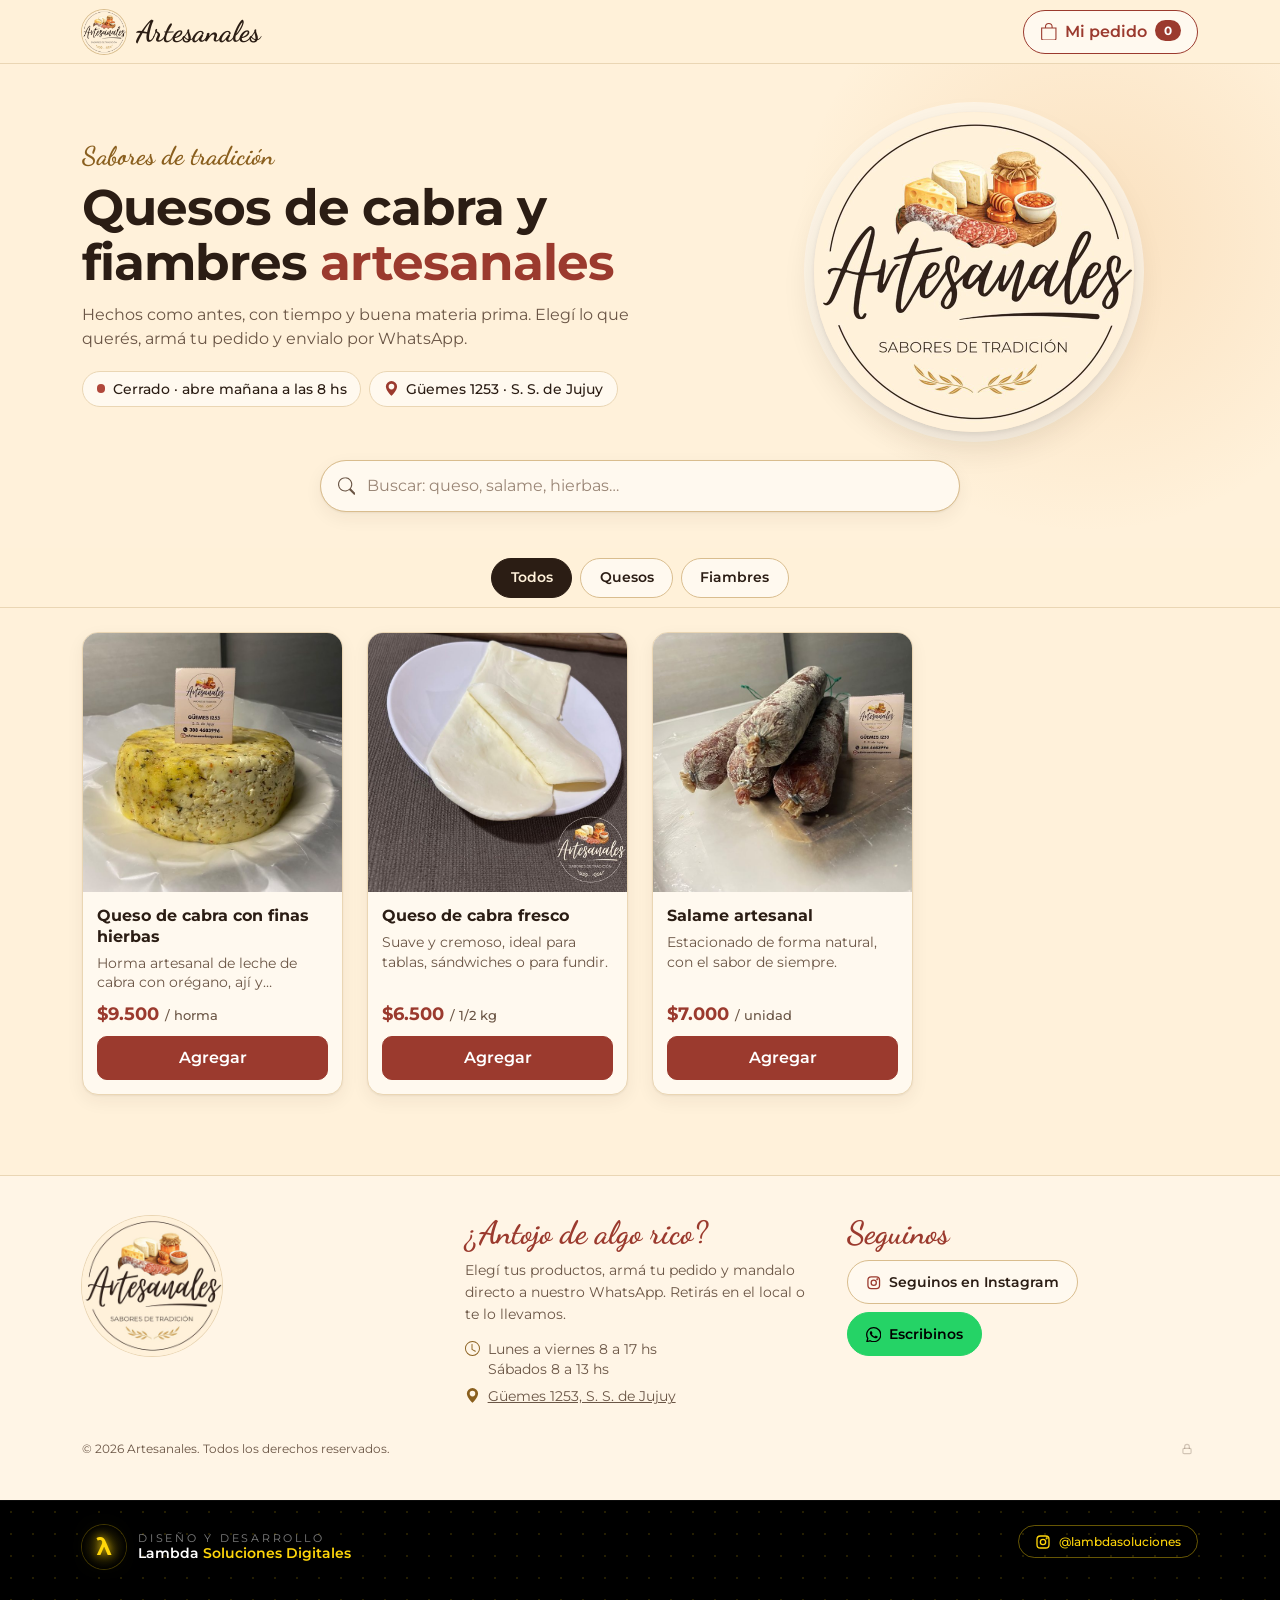
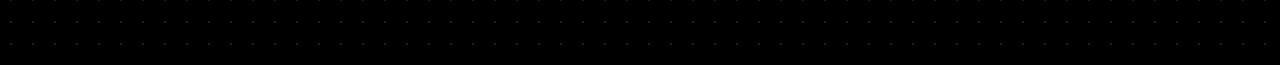
<file: index.html>
<!DOCTYPE html>
<html lang="es" data-bs-theme="light">
<head>
    <meta charset="UTF-8">
    <meta name="viewport" content="width=device-width, initial-scale=1.0">
    <title>Artesanales — Quesos de cabra y fiambres artesanales en Jujuy</title>
    <meta name="description" content="Quesos de cabra, salames y fiambres artesanales en San Salvador de Jujuy. Elegí lo que querés, armá tu pedido y envialo por WhatsApp.">
    <meta name="theme-color" content="#FFF1DA">

    <!-- Cómo se ve el link al compartirlo por WhatsApp o Instagram -->
    <meta property="og:type" content="website">
    <meta property="og:locale" content="es_AR">
    <meta property="og:title" content="Artesanales — Sabores de tradición">
    <meta property="og:description" content="Quesos de cabra y fiambres artesanales. Armá tu pedido y envialo por WhatsApp.">
    <meta property="og:url" content="https://squicciarinilautaro.github.io/artesanales/">
    <meta property="og:image" content="https://squicciarinilautaro.github.io/artesanales/img/compartir.jpg">
    <meta property="og:image:width" content="1200">
    <meta property="og:image:height" content="630">

    <link rel="icon" href="img/favicon.png" type="image/png">
    <link rel="apple-touch-icon" href="img/icono-180.png">

    <!-- La animación de entrada se muestra una sola vez por visita -->
    <script>
        try {
            if (sessionStorage.getItem('artesanales-visto')) document.documentElement.classList.add('sin-preloader');
            sessionStorage.setItem('artesanales-visto', '1');
        } catch (e) {}
    </script>

    <!-- Bootstrap CSS CDN -->
    <link href="https://cdn.jsdelivr.net/npm/bootstrap@5.3.2/dist/css/bootstrap.min.css" rel="stylesheet" integrity="sha384-T3c6CoIi6uLrA9TneNEoa7RxnatzjcDSCmG1MXxSR1GAsXEV/Dwwykc2MPK8M2HN" crossorigin="anonymous">

    <!-- Google Fonts: Dancing Script (como el logo) para títulos y Montserrat (como "Sabores de tradición") para el texto -->
    <link rel="preconnect" href="https://fonts.googleapis.com">
    <link rel="preconnect" href="https://fonts.gstatic.com" crossorigin>
    <link href="https://fonts.googleapis.com/css2?family=Dancing+Script:wght@600;700&family=Montserrat:wght@400;500;600;700&display=swap" rel="stylesheet">

    <link rel="stylesheet" href="css/style.css">
</head>
<body>
    <a class="visually-hidden-focusable saltar" href="#catalogo">Saltar a los productos</a>

    <!-- ANIMACIÓN DE ENTRADA: se oculta sola por CSS, no depende de JavaScript -->
    <div class="preloader" aria-hidden="true">
        <img class="preloader-logo" src="img/logo.jpg" alt="" width="220" height="220">
        <span class="preloader-linea"></span>
    </div>

    <!-- Se ve solo mientras el panel está en modo prueba en este navegador -->
    <div id="aviso-prueba" class="aviso-prueba d-none" role="status">
        <div class="container d-flex flex-wrap align-items-center justify-content-center gap-2">
            <span><strong>Modo prueba:</strong> estás viendo cambios que existen solo en este navegador.</span>
            <button type="button" id="btn-salir-prueba" class="btn btn-sm btn-tinta">Ver el catálogo real</button>
        </div>
    </div>

    <header class="barra-superior sticky-top">
        <div class="container d-flex justify-content-between align-items-center h-100">
            <a class="marca" href="./">
                <img src="img/logo.jpg" alt="" width="44" height="44" class="marca-logo">
                <span class="marca-nombre">Artesanales</span>
            </a>
            <button class="btn btn-outline-salame btn-pedido d-flex align-items-center gap-2" type="button" data-bs-toggle="offcanvas" data-bs-target="#carritoOffcanvas" aria-controls="carritoOffcanvas">
                <svg class="icono" viewBox="0 0 16 16" aria-hidden="true"><path d="M8 1a2.5 2.5 0 0 1 2.5 2.5V4h-5v-.5A2.5 2.5 0 0 1 8 1m3.5 3v-.5a3.5 3.5 0 1 0-7 0V4H1v10a2 2 0 0 0 2 2h10a2 2 0 0 0 2-2V4zM2 5h12v9a1 1 0 0 1-1 1H3a1 1 0 0 1-1-1z"/></svg>
                <span class="d-none d-sm-inline">Mi pedido</span>
                <span id="cart-count" class="badge contador">0</span>
                <span class="visually-hidden">productos en el pedido</span>
            </button>
        </div>
    </header>

    <main>
        <section class="portada">
            <div class="container">
                <div class="portada-grilla">
                    <div class="portada-texto">
                        <p class="portada-firma">Sabores de tradición</p>
                        <h1 class="portada-titulo">Quesos de cabra y fiambres <span class="text-salame">artesanales</span></h1>
                        <p class="portada-bajada">Hechos como antes, con tiempo y buena materia prima. Elegí lo que querés, armá tu pedido y envialo por WhatsApp.</p>

                        <ul class="portada-datos list-unstyled">
                            <li>
                                <span id="estado-local" class="estado-local">
                                    <span class="estado-punto" aria-hidden="true"></span>
                                    <span id="estado-texto">Lunes a viernes 8 a 17 hs · Sábados 8 a 13 hs</span>
                                </span>
                            </li>
                            <li>
                                <a id="portada-mapa" class="dato-enlace" href="#" target="_blank" rel="noopener">
                                    <svg class="icono" viewBox="0 0 16 16" aria-hidden="true"><path d="M8 16s6-5.686 6-10A6 6 0 0 0 2 6c0 4.314 6 10 6 10m0-7a3 3 0 1 1 0-6 3 3 0 0 1 0 6"/></svg>
                                    Güemes 1253 · S. S. de Jujuy
                                </a>
                            </li>
                        </ul>
                    </div>
                    <div class="portada-logo" aria-hidden="true">
                        <img src="img/logo.jpg" alt="" width="320" height="320">
                    </div>
                </div>

                <div class="buscador">
                    <svg class="icono buscador-lupa" viewBox="0 0 16 16" aria-hidden="true"><path d="M11.742 10.344a6.5 6.5 0 1 0-1.397 1.398h-.001q.044.06.098.115l3.85 3.85a1 1 0 0 0 1.415-1.414l-3.85-3.85a1 1 0 0 0-.115-.1zM12 6.5a5.5 5.5 0 1 1-11 0 5.5 5.5 0 0 1 11 0"/></svg>
                    <input type="search" id="buscador" class="form-control" placeholder="Buscar: queso, salame, hierbas…" aria-label="Buscar productos" autocomplete="off" enterkeyhint="search">
                </div>
            </div>
        </section>

        <!-- Filtros: quedan pegados arriba al bajar. Los botones salen de las categorías con productos. -->
        <nav class="filtros-barra sticky-top" aria-label="Categorías">
            <div class="container">
                <div class="filtros" id="filtros">
                    <button type="button" class="btn-filtro active" data-categoria="Todos" aria-pressed="true">Todos</button>
                </div>
            </div>
        </nav>

        <section id="catalogo" class="container catalogo" aria-label="Productos">
            <!-- Para lectores de pantalla: cuántos productos quedaron después de buscar o filtrar -->
            <p id="resultado-busqueda" class="visually-hidden" role="status"></p>

            <div class="row g-3 g-md-4" id="catalogo-container">
                <!-- Las tarjetas se inyectan con JavaScript -->
            </div>

            <div id="sin-resultados" class="estado-vacio d-none">
                <p class="estado-titulo">No encontramos nada</p>
                <p id="sin-resultados-texto" class="texto-suave"></p>
                <button type="button" id="btn-limpiar-busqueda" class="btn btn-outline-salame">Ver todos los productos</button>
            </div>

            <div id="error-carga" class="estado-vacio d-none">
                <p class="estado-titulo">No pudimos cargar los productos</p>
                <p class="texto-suave">Revisá tu conexión y probá de nuevo.</p>
                <button type="button" id="btn-reintentar" class="btn btn-salame">Reintentar</button>
            </div>

            <noscript>
                <p class="estado-vacio">Para ver el catálogo necesitás activar JavaScript en tu navegador.</p>
            </noscript>
        </section>
    </main>

    <footer class="pie">
        <div class="pie-principal">
            <div class="container">
                <div class="pie-grilla">
                    <div class="pie-columna pie-columna-logo">
                        <img src="img/logo.jpg" alt="Artesanales, sabores de tradición" width="140" height="140" class="pie-logo" loading="lazy">
                    </div>

                    <div class="pie-columna">
                        <h2 class="pie-titulo">¿Antojo de algo rico?</h2>
                        <p class="pie-texto">Elegí tus productos, armá tu pedido y mandalo directo a nuestro WhatsApp. Retirás en el local o te lo llevamos.</p>
                        <ul class="pie-datos list-unstyled">
                            <li>
                                <svg class="icono" viewBox="0 0 16 16" aria-hidden="true"><path d="M8 3.5a.5.5 0 0 0-1 0V9a.5.5 0 0 0 .252.434l3.5 2a.5.5 0 0 0 .496-.868L8 8.71z"/><path d="M8 16A8 8 0 1 0 8 0a8 8 0 0 0 0 16m7-8A7 7 0 1 1 1 8a7 7 0 0 1 14 0"/></svg>
                                <span>Lunes a viernes 8 a 17 hs<br>Sábados 8 a 13 hs</span>
                            </li>
                            <li>
                                <svg class="icono" viewBox="0 0 16 16" aria-hidden="true"><path d="M8 16s6-5.686 6-10A6 6 0 0 0 2 6c0 4.314 6 10 6 10m0-7a3 3 0 1 1 0-6 3 3 0 0 1 0 6"/></svg>
                                <a id="pie-mapa" href="#" target="_blank" rel="noopener">Güemes 1253, S. S. de Jujuy</a>
                            </li>
                        </ul>
                    </div>

                    <div class="pie-columna">
                        <h2 class="pie-titulo">Seguinos</h2>
                        <div class="pie-botones">
                            <a id="pie-instagram" href="#" target="_blank" rel="noopener" class="boton-secundario">
                                <svg class="icono icono-trazo text-salame" viewBox="0 0 24 24" aria-hidden="true"><rect x="3" y="3" width="18" height="18" rx="5"/><circle cx="12" cy="12" r="4"/><circle cx="17.5" cy="6.5" r="0.6" fill="currentColor"/></svg>
                                Seguinos en Instagram
                            </a>
                            <a id="pie-whatsapp" href="#" target="_blank" rel="noopener" class="boton-whatsapp">
                                <svg class="icono" viewBox="0 0 16 16" aria-hidden="true"><path d="M13.601 2.326A7.85 7.85 0 0 0 7.994 0C3.627 0 .068 3.558.064 7.926c0 1.399.366 2.76 1.057 3.965L0 16l4.204-1.102a7.9 7.9 0 0 0 3.79.965h.004c4.368 0 7.926-3.558 7.93-7.93A7.9 7.9 0 0 0 13.6 2.326zM7.994 14.521a6.6 6.6 0 0 1-3.356-.92l-.24-.144-2.494.654.666-2.433-.156-.251a6.56 6.56 0 0 1-1.007-3.505c0-3.626 2.957-6.584 6.591-6.584a6.56 6.56 0 0 1 4.66 1.931 6.56 6.56 0 0 1 1.928 4.66c-.004 3.639-2.961 6.592-6.592 6.592m3.615-4.934c-.197-.099-1.17-.578-1.353-.646-.182-.065-.315-.099-.445.099-.133.197-.513.646-.627.775-.114.133-.232.148-.43.05-.197-.1-.836-.308-1.592-.985-.59-.525-.985-1.175-1.103-1.372-.114-.198-.011-.304.088-.403.087-.088.197-.232.296-.346.1-.114.133-.198.198-.33.065-.134.034-.248-.015-.347-.05-.099-.445-1.076-.612-1.47-.16-.389-.323-.335-.445-.34-.114-.007-.247-.007-.38-.007a.73.73 0 0 0-.529.247c-.182.198-.691.677-.691 1.654s.71 1.916.81 2.049c.098.133 1.394 2.132 3.383 2.992.47.205.84.326 1.129.418.475.152.904.129 1.246.08.38-.058 1.171-.48 1.338-.943.164-.464.164-.86.114-.943-.049-.084-.182-.133-.38-.232"/></svg>
                                Escribinos
                            </a>
                        </div>
                    </div>
                </div>

                <div class="pie-legal">
                    <p class="mb-0">&copy; <span id="pie-anio">2026</span> Artesanales. Todos los derechos reservados.</p>
                    <!-- Entrada al panel: casi invisible para el cliente, pero a mano para el dueño. -->
                    <a href="admin.html" class="pie-candado" aria-label="Acceso administrador" title="Acceso administrador">
                        <svg class="icono icono-trazo" viewBox="0 0 24 24" aria-hidden="true"><rect x="5" y="11" width="14" height="9" rx="2"/><path d="M8 11V8a4 4 0 0 1 8 0v3"/></svg>
                    </a>
                </div>
            </div>
        </div>

        <!-- Firma de Lambda Soluciones: negro, λ amarilla con brillo y grilla de puntos -->
        <a href="https://www.instagram.com/lambdasoluciones" target="_blank" rel="noopener noreferrer" class="firma-lambda" aria-label="Sitio realizado por Lambda Soluciones Digitales. Ver su Instagram">
            <span class="firma-puntos" aria-hidden="true"></span>
            <span class="container firma-contenido">
                <span class="firma-marca">
                    <span class="firma-lambda-letra" aria-hidden="true">λ</span>
                    <span class="firma-textos">
                        <span class="firma-bajada">Diseño y desarrollo</span>
                        <span class="firma-nombre">Lambda <span>Soluciones Digitales</span></span>
                    </span>
                </span>
                <span class="firma-pastilla">
                    <svg class="icono icono-trazo" viewBox="0 0 24 24" aria-hidden="true"><rect x="3" y="3" width="18" height="18" rx="5"/><circle cx="12" cy="12" r="4"/><circle cx="17.5" cy="6.5" r="0.6" fill="currentColor"/></svg>
                    @lambdasoluciones
                </span>
            </span>
        </a>
    </footer>

    <!-- PEDIDO (panel lateral) -->
    <div class="offcanvas offcanvas-end pedido" tabindex="-1" id="carritoOffcanvas" aria-labelledby="pedido-titulo">
        <div class="offcanvas-header">
            <h2 class="offcanvas-title" id="pedido-titulo">Tu pedido</h2>
            <button type="button" class="btn-close" data-bs-dismiss="offcanvas" aria-label="Cerrar"></button>
        </div>
        <div class="offcanvas-body">

            <div id="pedido-vacio" class="estado-vacio">
                <p class="estado-titulo">Tu pedido está vacío</p>
                <p class="texto-suave">Agregá productos del catálogo y los vas a ver acá.</p>
                <button type="button" class="btn btn-salame" data-bs-dismiss="offcanvas">Ver productos</button>
            </div>

            <div id="pedido-lleno" class="d-none">
                <ul id="carrito-items" class="list-unstyled mb-2">
                    <!-- Los productos del pedido se inyectan con JavaScript -->
                </ul>
                <div class="text-end">
                    <button type="button" id="btn-vaciar" class="btn btn-sm btn-link texto-suave">Vaciar pedido</button>
                </div>

                <p class="pedido-total">
                    <span>Total</span> <span id="carrito-total" class="text-salame">$0</span>
                </p>

                <form id="form-entrega" novalidate>
                    <h3 class="pedido-subtitulo">Tus datos</h3>

                    <div class="mb-3">
                        <label for="entrega-nombre" class="form-label">Tu nombre</label>
                        <input type="text" class="form-control" id="entrega-nombre" maxlength="60" autocomplete="name" required>
                        <div class="invalid-feedback">Decinos tu nombre para saber de quién es el pedido.</div>
                    </div>

                    <fieldset class="mb-3">
                        <legend class="form-label">¿Cómo lo recibís?</legend>
                        <div id="entrega-formas" class="opciones">
                            <!-- Las opciones salen de js/config.js -->
                        </div>
                    </fieldset>

                    <div id="grupo-envio">
                        <div class="mb-3">
                            <label for="entrega-direccion" class="form-label">Dirección</label>
                            <input type="text" class="form-control" id="entrega-direccion" maxlength="120" placeholder="Calle, número y barrio" autocomplete="street-address" required>
                            <div class="invalid-feedback">Necesitamos la dirección para llevarte el pedido.</div>
                        </div>

                        <div class="mb-3">
                            <button type="button" id="btn-ubicacion" class="btn btn-sm btn-outline-salame d-inline-flex align-items-center gap-2">
                                <svg class="icono" viewBox="0 0 16 16" aria-hidden="true"><path d="M8 16s6-5.686 6-10A6 6 0 0 0 2 6c0 4.314 6 10 6 10m0-7a3 3 0 1 1 0-6 3 3 0 0 1 0 6"/></svg>
                                <span id="btn-ubicacion-texto">Sumar mi ubicación actual</span>
                            </button>
                            <div id="ubicacion-estado" class="form-text" role="status"></div>
                        </div>
                    </div>

                    <div id="grupo-retiro" class="aviso-retiro mb-3">
                        <svg class="icono" viewBox="0 0 16 16" aria-hidden="true"><path d="M8 16s6-5.686 6-10A6 6 0 0 0 2 6c0 4.314 6 10 6 10m0-7a3 3 0 1 1 0-6 3 3 0 0 1 0 6"/></svg>
                        <span>Retirás en <strong>Güemes 1253</strong>. Lunes a viernes de 8 a 17 hs y sábados de 8 a 13 hs.</span>
                    </div>

                    <div class="mb-3">
                        <label for="entrega-indicaciones" class="form-label">Aclaraciones <span class="texto-suave">(opcional)</span></label>
                        <textarea class="form-control" id="entrega-indicaciones" rows="2" maxlength="250" placeholder="Cortado en fetas, horario en que pasás a retirar, entre qué calles…"></textarea>
                    </div>

                    <fieldset class="mb-3">
                        <legend class="form-label">Forma de pago</legend>
                        <div id="entrega-pagos" class="opciones">
                            <!-- Las opciones salen de js/config.js -->
                        </div>
                    </fieldset>

                    <div id="grupo-paga-con" class="mb-3">
                        <label for="entrega-paga-con" class="form-label">¿Con cuánto pagás? <span class="texto-suave">(opcional, para tener el vuelto)</span></label>
                        <div class="input-group has-validation">
                            <span class="input-group-text">$</span>
                            <input type="number" class="form-control" id="entrega-paga-con" min="1" step="1" inputmode="numeric">
                            <div class="invalid-feedback">Tiene que ser igual o mayor al total del pedido.</div>
                        </div>
                    </div>

                    <button type="submit" class="btn btn-whatsapp w-100 py-3 d-flex align-items-center justify-content-center gap-2">
                        <svg class="icono" viewBox="0 0 16 16" aria-hidden="true"><path d="M13.601 2.326A7.85 7.85 0 0 0 7.994 0C3.627 0 .068 3.558.064 7.926c0 1.399.366 2.76 1.057 3.965L0 16l4.204-1.102a7.9 7.9 0 0 0 3.79.965h.004c4.368 0 7.926-3.558 7.93-7.93A7.9 7.9 0 0 0 13.6 2.326zM7.994 14.521a6.6 6.6 0 0 1-3.356-.92l-.24-.144-2.494.654.666-2.433-.156-.251a6.56 6.56 0 0 1-1.007-3.505c0-3.626 2.957-6.584 6.591-6.584a6.56 6.56 0 0 1 4.66 1.931 6.56 6.56 0 0 1 1.928 4.66c-.004 3.639-2.961 6.592-6.592 6.592m3.615-4.934c-.197-.099-1.17-.578-1.353-.646-.182-.065-.315-.099-.445.099-.133.197-.513.646-.627.775-.114.133-.232.148-.43.05-.197-.1-.836-.308-1.592-.985-.59-.525-.985-1.175-1.103-1.372-.114-.198-.011-.304.088-.403.087-.088.197-.232.296-.346.1-.114.133-.198.198-.33.065-.134.034-.248-.015-.347-.05-.099-.445-1.076-.612-1.47-.16-.389-.323-.335-.445-.34-.114-.007-.247-.007-.38-.007a.73.73 0 0 0-.529.247c-.182.198-.691.677-.691 1.654s.71 1.916.81 2.049c.098.133 1.394 2.132 3.383 2.992.47.205.84.326 1.129.418.475.152.904.129 1.246.08.38-.058 1.171-.48 1.338-.943.164-.464.164-.86.114-.943-.049-.084-.182-.133-.38-.232"/></svg>
                        Enviar pedido por WhatsApp
                    </button>
                    <p class="form-text text-center mb-0">Se abre WhatsApp con el pedido escrito. Solo te falta tocar enviar.</p>
                </form>
            </div>
        </div>
    </div>

    <!-- Barra fija con el resumen del pedido -->
    <button id="barra-pedido" class="barra-pedido d-none" type="button" data-bs-toggle="offcanvas" data-bs-target="#carritoOffcanvas" aria-controls="carritoOffcanvas">
        <span><span id="barra-cantidad" class="barra-cantidad">0</span> Ver pedido</span>
        <span id="barra-total" class="fw-bold">$0</span>
    </button>

    <script src="https://cdn.jsdelivr.net/npm/bootstrap@5.3.2/dist/js/bootstrap.bundle.min.js" integrity="sha384-C6RzsynM9kWDrMNeT87bh95OGNyZPhcTNXj1NW7RuBCsyN/o0jlpcV8Qyq46cDfL" crossorigin="anonymous"></script>
    <script src="js/config.js"></script>
    <script src="js/api.js"></script>
    <script src="js/app.js"></script>
</body>
</html>
</file>
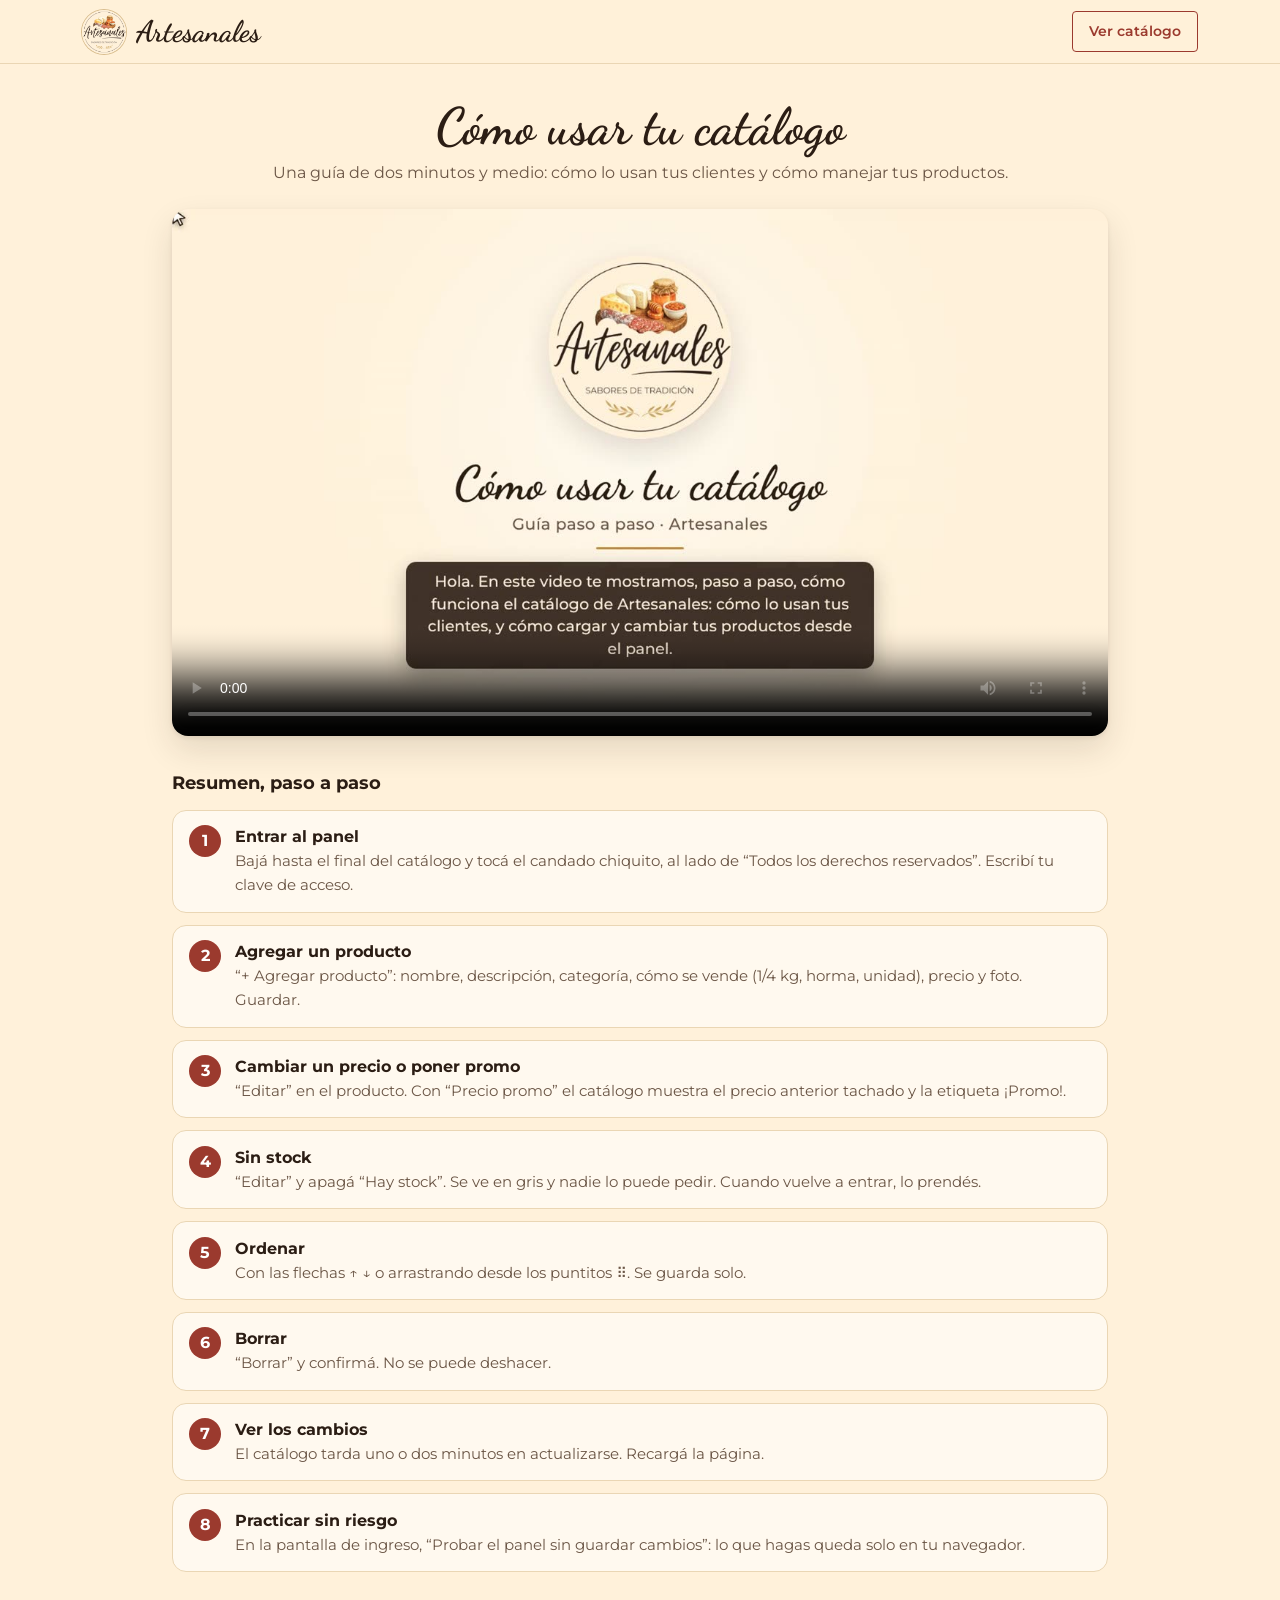
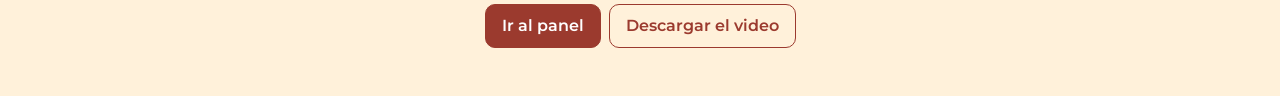
<file: guia.html>
<!DOCTYPE html>
<html lang="es" data-bs-theme="light">
<head>
    <meta charset="UTF-8">
    <meta name="viewport" content="width=device-width, initial-scale=1.0">
    <!-- Es una guía para el dueño: no tiene que aparecer en Google -->
    <meta name="robots" content="noindex, nofollow">
    <title>Artesanales - Cómo usar tu catálogo</title>
    <meta name="theme-color" content="#FFF1DA">
    <link rel="icon" href="img/favicon.png" type="image/png">

    <link href="https://cdn.jsdelivr.net/npm/bootstrap@5.3.2/dist/css/bootstrap.min.css" rel="stylesheet" integrity="sha384-T3c6CoIi6uLrA9TneNEoa7RxnatzjcDSCmG1MXxSR1GAsXEV/Dwwykc2MPK8M2HN" crossorigin="anonymous">
    <link rel="preconnect" href="https://fonts.googleapis.com">
    <link rel="preconnect" href="https://fonts.gstatic.com" crossorigin>
    <link href="https://fonts.googleapis.com/css2?family=Dancing+Script:wght@600;700&family=Montserrat:wght@400;500;600;700&display=swap" rel="stylesheet">
    <link rel="stylesheet" href="css/style.css">
    <style>
        .guia { max-width: 960px; padding-top: 2rem; padding-bottom: 3rem; }
        .guia h1 { font-family: var(--fuente-script); font-weight: 700; font-size: clamp(2.2rem, 7vw, 3.2rem); text-align: center; margin-bottom: 0.25rem; }
        .guia-bajada { text-align: center; color: var(--tinta-suave); margin-bottom: 1.5rem; }
        .guia video { display: block; width: 100%; height: auto; border-radius: 16px; background: var(--papel-alto); box-shadow: var(--sombra-alta); }
        .guia h2 { font-weight: 700; font-size: 1.15rem; margin: 2.25rem 0 1rem; }
        .pasos { display: grid; gap: 0.75rem; padding: 0; list-style: none; counter-reset: paso; }
        .pasos li { counter-increment: paso; display: flex; gap: 0.9rem; padding: 0.9rem 1rem; border: 1px solid var(--borde); border-radius: 14px; background: var(--papel); }
        .pasos li::before { content: counter(paso); flex-shrink: 0; display: grid; place-items: center; width: 2rem; height: 2rem; border-radius: 50%; background: var(--salame); color: #fff; font-weight: 700; }
        .pasos strong { display: block; }
        .pasos span { color: var(--tinta-suave); font-size: 0.92rem; }
        .guia-botones { display: flex; flex-wrap: wrap; justify-content: center; gap: 0.5rem; margin-top: 2rem; }
    </style>
</head>
<body>
    <header class="barra-superior sticky-top">
        <div class="container d-flex justify-content-between align-items-center h-100">
            <a class="marca" href="./">
                <img src="img/logo.jpg" alt="" width="44" height="44" class="marca-logo">
                <span class="marca-nombre">Artesanales</span>
            </a>
            <a class="btn btn-sm btn-outline-salame" href="./">Ver catálogo</a>
        </div>
    </header>

    <main class="container guia">
        <h1>Cómo usar tu catálogo</h1>
        <p class="guia-bajada">Una guía de dos minutos y medio: cómo lo usan tus clientes y cómo manejar tus productos.</p>

        <video controls preload="metadata" playsinline poster="guia/portada-video.jpg" width="1920" height="1080">
            <source src="guia/como-usar-el-catalogo.mp4" type="video/mp4">
            Tu navegador no puede reproducir el video. <a href="guia/como-usar-el-catalogo.mp4">Descargalo acá</a>.
        </video>

        <h2>Resumen, paso a paso</h2>
        <ol class="pasos">
            <li><div><strong>Entrar al panel</strong><span>Bajá hasta el final del catálogo y tocá el candado chiquito, al lado de “Todos los derechos reservados”. Escribí tu clave de acceso.</span></div></li>
            <li><div><strong>Agregar un producto</strong><span>“+ Agregar producto”: nombre, descripción, categoría, cómo se vende (1/4 kg, horma, unidad), precio y foto. Guardar.</span></div></li>
            <li><div><strong>Cambiar un precio o poner promo</strong><span>“Editar” en el producto. Con “Precio promo” el catálogo muestra el precio anterior tachado y la etiqueta ¡Promo!.</span></div></li>
            <li><div><strong>Sin stock</strong><span>“Editar” y apagá “Hay stock”. Se ve en gris y nadie lo puede pedir. Cuando vuelve a entrar, lo prendés.</span></div></li>
            <li><div><strong>Ordenar</strong><span>Con las flechas ↑ ↓ o arrastrando desde los puntitos ⠿. Se guarda solo.</span></div></li>
            <li><div><strong>Borrar</strong><span>“Borrar” y confirmá. No se puede deshacer.</span></div></li>
            <li><div><strong>Ver los cambios</strong><span>El catálogo tarda uno o dos minutos en actualizarse. Recargá la página.</span></div></li>
            <li><div><strong>Practicar sin riesgo</strong><span>En la pantalla de ingreso, “Probar el panel sin guardar cambios”: lo que hagas queda solo en tu navegador.</span></div></li>
        </ol>

        <div class="guia-botones">
            <a class="btn btn-salame" href="admin.html">Ir al panel</a>
            <a class="btn btn-outline-salame" href="guia/como-usar-el-catalogo.mp4" download>Descargar el video</a>
        </div>
    </main>
</body>
</html>
</file>
<file: css/style.css>
/* Estilos de Artesanales. Los usa el catálogo (index.html) y, para los colores
   de marca y los botones, también el panel (admin.html).
   La paleta sale del logo: fondo crema, letra marrón tinta, espigas doradas
   y los colores de la tabla (salame, miel, madera). */

:root {
    --crema: #FFF1DA;          /* fondo: el mismo del logo */
    --papel: #FFF9EF;          /* tarjetas y paneles */
    --papel-alto: #F7E6C6;     /* fondos de fotos, campos apagados */
    --borde: #EAD6B4;
    --borde-fuerte: #D9BD8E;
    --tinta: #2B1D14;          /* texto principal: la letra del logo */
    --tinta-suave: #6B5646;    /* texto secundario (6:1 sobre crema) */
    --salame: #9B3A2E;         /* primario: botones y precios (8:1 con blanco) */
    --salame-oscuro: #7E2D23;
    --trigo: #C28E3B;          /* espigas del logo: solo adornos, no texto chico */
    --trigo-oscuro: #8A5F1E;   /* dorado legible para texto */
    --miel: #E0892F;           /* etiquetas de promo */
    --madera: #995E3B;
    --whatsapp: #25D366;
    --lambda: #FFD60A;         /* firma de Lambda Soluciones */
    --sombra: 0 1px 2px rgba(43, 29, 20, 0.06), 0 6px 18px rgba(43, 29, 20, 0.06);
    --sombra-alta: 0 2px 4px rgba(43, 29, 20, 0.08), 0 14px 32px rgba(43, 29, 20, 0.12);
    --alto-barra: 64px;
    --fuente-script: 'Dancing Script', cursive;

    /* Bootstrap con la paleta de la marca */
    --bs-body-font-family: 'Montserrat', system-ui, sans-serif;
    --bs-body-bg: var(--crema);
    --bs-body-color: var(--tinta);
    --bs-border-color: var(--borde);
    --bs-secondary-color: var(--tinta-suave);
    --bs-link-color: var(--salame);
    --bs-link-hover-color: var(--salame-oscuro);
    --bs-link-color-rgb: 155, 58, 46;
    --bs-link-hover-color-rgb: 126, 45, 35;
    --bs-border-radius: 10px;
    --bs-focus-ring-color: rgba(155, 58, 46, 0.3);
}

body {
    background-color: var(--crema);
    color: var(--tinta);
    font-size: 1rem;
    line-height: 1.5;
    -webkit-font-smoothing: antialiased;
}

/* --- Colores de marca ---------------------------------------------------- */

.text-salame { color: var(--salame) !important; }
.texto-suave { color: var(--tinta-suave); }

/* Los botones se pintan con las variables de Bootstrap: así hover, activo,
   deshabilitado y foco salen bien sin pisar nada con !important. */
.btn {
    --bs-btn-font-weight: 600;
    --bs-btn-padding-y: 0.55rem;
    --bs-btn-padding-x: 1rem;
    min-height: 44px;
}
.btn-sm {
    min-height: 36px;
}

.btn-salame {
    --bs-btn-color: #fff;
    --bs-btn-bg: var(--salame);
    --bs-btn-border-color: var(--salame);
    --bs-btn-hover-color: #fff;
    --bs-btn-hover-bg: var(--salame-oscuro);
    --bs-btn-hover-border-color: var(--salame-oscuro);
    --bs-btn-active-color: #fff;
    --bs-btn-active-bg: var(--salame-oscuro);
    --bs-btn-active-border-color: var(--salame-oscuro);
    --bs-btn-disabled-color: #fff;
    --bs-btn-disabled-bg: var(--salame);
    --bs-btn-disabled-border-color: var(--salame);
    --bs-btn-focus-shadow-rgb: 155, 58, 46;
}

.btn-outline-salame {
    --bs-btn-color: var(--salame);
    --bs-btn-border-color: var(--salame);
    --bs-btn-hover-color: #fff;
    --bs-btn-hover-bg: var(--salame);
    --bs-btn-hover-border-color: var(--salame);
    --bs-btn-active-color: #fff;
    --bs-btn-active-bg: var(--salame);
    --bs-btn-active-border-color: var(--salame);
    --bs-btn-disabled-color: var(--salame);
    --bs-btn-disabled-border-color: var(--salame);
    --bs-btn-focus-shadow-rgb: 155, 58, 46;
}

.btn-tinta {
    --bs-btn-color: var(--crema);
    --bs-btn-bg: var(--tinta);
    --bs-btn-border-color: var(--tinta);
    --bs-btn-hover-color: var(--crema);
    --bs-btn-hover-bg: #000;
    --bs-btn-hover-border-color: #000;
    --bs-btn-active-color: var(--crema);
    --bs-btn-active-bg: #000;
    --bs-btn-active-border-color: #000;
    --bs-btn-focus-shadow-rgb: 43, 29, 20;
}

/* Texto negro: el blanco sobre el verde de WhatsApp no se lee bien. */
.btn-whatsapp {
    --bs-btn-color: #000;
    --bs-btn-bg: var(--whatsapp);
    --bs-btn-border-color: var(--whatsapp);
    --bs-btn-hover-color: #000;
    --bs-btn-hover-bg: #1ebe57;
    --bs-btn-hover-border-color: #1ebe57;
    --bs-btn-active-color: #000;
    --bs-btn-active-bg: #1ebe57;
    --bs-btn-active-border-color: #1ebe57;
    --bs-btn-focus-shadow-rgb: 37, 211, 102;
}

/* Los botones de opción (entrega, pago) marcados, en rojo salame */
.btn-check:checked + .btn-outline-salame {
    color: #fff;
    background-color: var(--salame);
    border-color: var(--salame);
}

.form-control,
.form-select,
.input-group-text {
    border-color: var(--borde-fuerte);
    background-color: #fff;
}
.input-group-text {
    background-color: var(--papel-alto);
    color: var(--tinta-suave);
}
.form-control::placeholder {
    color: #9a8676;
}
.form-control:focus,
.form-select:focus {
    border-color: var(--salame);
    box-shadow: 0 0 0 0.25rem rgba(155, 58, 46, 0.2);
}
.form-label {
    font-weight: 600;
    font-size: 0.92rem;
}

.icono {
    width: 1.1em;
    height: 1.1em;
    fill: currentColor;
    flex-shrink: 0;
}
/* Íconos de línea (candado, Instagram) */
.icono-trazo {
    fill: none;
    stroke: currentColor;
    stroke-width: 2;
    stroke-linecap: round;
    stroke-linejoin: round;
}

/* Enlace para saltar directo a los productos con el teclado */
.saltar:focus {
    position: fixed;
    top: 8px;
    left: 8px;
    z-index: 3000;
    padding: 0.5rem 1rem;
    border-radius: 8px;
    background: var(--salame);
    color: #fff;
}

:focus-visible {
    outline: 3px solid rgba(155, 58, 46, 0.55);
    outline-offset: 2px;
}

/* --- Aviso de modo prueba ------------------------------------------------- */

.aviso-prueba {
    padding: 0.5rem 0;
    background: var(--miel);
    color: var(--tinta);
    font-size: 0.88rem;
    text-align: center;
}

/* --- Barra superior ------------------------------------------------------- */

.barra-superior {
    height: var(--alto-barra);
    background: rgba(255, 241, 218, 0.92);
    -webkit-backdrop-filter: saturate(1.4) blur(10px);
    backdrop-filter: saturate(1.4) blur(10px);
    border-bottom: 1px solid var(--borde);
}

.marca {
    display: inline-flex;
    align-items: center;
    gap: 0.6rem;
    color: var(--tinta);
    text-decoration: none;
}
.marca:hover {
    color: var(--tinta);
}
.marca-logo {
    width: 44px;
    height: 44px;
    border-radius: 50%;
    object-fit: cover;
    box-shadow: 0 0 0 1px var(--borde-fuerte);
}
.marca-nombre {
    font-family: var(--fuente-script);
    font-weight: 700;
    font-size: 1.85rem;
    line-height: 1;
}

.btn-pedido {
    border-radius: 50rem;
    background: var(--papel);
}
.contador {
    min-width: 1.6rem;
    background: var(--salame);
    color: #fff;
    border-radius: 50rem;
}
.btn-pedido:hover .contador,
.btn-pedido:active .contador {
    background: #fff;
    color: var(--salame);
}

/* --- Portada -------------------------------------------------------------- */

.portada {
    position: relative;
    padding: 2rem 0 1.75rem;
    overflow: hidden;
}
/* Un halo cálido detrás del logo, como la luz sobre la tabla */
.portada::before {
    content: '';
    position: absolute;
    inset: -30% -10% auto auto;
    width: 60vw;
    max-width: 640px;
    aspect-ratio: 1;
    background: radial-gradient(circle, rgba(224, 137, 47, 0.16) 0%, rgba(224, 137, 47, 0) 65%);
    pointer-events: none;
}

.portada-grilla {
    position: relative;
    display: grid;
    gap: 1.25rem;
    align-items: center;
    text-align: center;
}

.portada-firma {
    margin: 0 0 0.25rem;
    font-family: var(--fuente-script);
    font-weight: 700;
    font-size: 1.6rem;
    color: var(--trigo-oscuro);
}
.portada-titulo {
    margin: 0 auto 0.75rem;
    max-width: 18ch;
    font-size: clamp(1.65rem, 6.2vw, 3.1rem);
    font-weight: 700;
    line-height: 1.12;
    letter-spacing: -0.02em;
    text-wrap: balance;
}
.portada-bajada {
    max-width: 36rem;
    margin: 0 auto 1.25rem;
    color: var(--tinta-suave);
    text-wrap: pretty;
}

.portada-datos {
    display: flex;
    flex-wrap: wrap;
    justify-content: center;
    gap: 0.5rem;
    margin: 0;
}
.estado-local,
.dato-enlace {
    display: inline-flex;
    align-items: center;
    gap: 0.45rem;
    min-height: 36px;
    padding: 0.35rem 0.85rem;
    border: 1px solid var(--borde);
    border-radius: 50rem;
    background: var(--papel);
    color: var(--tinta);
    font-size: 0.85rem;
    font-weight: 500;
    text-decoration: none;
}
.dato-enlace .icono {
    color: var(--salame);
}
.dato-enlace:hover {
    border-color: var(--salame);
    color: var(--tinta);
}
.estado-punto {
    width: 0.55rem;
    height: 0.55rem;
    border-radius: 50%;
    background: var(--trigo);
}
.estado-local.abierto .estado-punto {
    background: #2f8a4c;
    box-shadow: 0 0 0 3px rgba(47, 138, 76, 0.2);
}
.estado-local.cerrado .estado-punto {
    background: #b0473a;
}

.portada-logo img {
    width: min(58vw, 240px);
    height: auto;
    border-radius: 50%;
    box-shadow: var(--sombra-alta), 0 0 0 10px rgba(255, 249, 239, 0.7);
}

/* En pantallas grandes el logo pasa al costado del texto */
@media (min-width: 768px) {
    .portada {
        padding: 3rem 0 2.25rem;
    }
    .portada-grilla {
        grid-template-columns: 1.4fr 1fr;
        text-align: left;
        gap: 2.5rem;
    }
    .portada-titulo,
    .portada-bajada {
        margin-left: 0;
    }
    .portada-datos {
        justify-content: flex-start;
    }
    .portada-logo {
        display: flex;
        justify-content: center;
    }
    .portada-logo img {
        width: min(32vw, 320px);
    }
}
@media (max-width: 767.98px) {
    /* En el celular el logo va arriba y más chico */
    .portada-logo {
        order: -1;
    }
    .portada {
        padding: 1.25rem 0 1.25rem;
    }
    .portada-grilla {
        gap: 0.75rem;
    }
    .portada-logo img {
        width: 108px;
        box-shadow: var(--sombra), 0 0 0 6px rgba(255, 249, 239, 0.7);
    }
    .portada-firma {
        font-size: 1.35rem;
    }
    .portada-bajada {
        margin-bottom: 1rem;
        font-size: 0.95rem;
    }
    .buscador {
        margin-top: 1.25rem;
    }
}

.buscador {
    position: relative;
    max-width: 40rem;
    margin: 1.75rem auto 0;
}
.buscador-lupa {
    position: absolute;
    left: 1.1rem;
    top: 50%;
    transform: translateY(-50%);
    color: var(--tinta-suave);
    pointer-events: none;
}
.buscador .form-control {
    min-height: 52px;
    padding: 0.8rem 1.1rem 0.8rem 2.9rem;
    border-radius: 50rem;
    background-color: var(--papel);
    box-shadow: var(--sombra);
}

/* --- Filtros -------------------------------------------------------------- */

.filtros-barra {
    top: var(--alto-barra);
    z-index: 1019; /* justo debajo de la barra superior */
    padding: 0.6rem 0;
    background: rgba(255, 241, 218, 0.95);
    border-bottom: 1px solid var(--borde);
}
.filtros {
    display: flex;
    gap: 0.5rem;
    overflow-x: auto;
    scrollbar-width: none;
}
.filtros::-webkit-scrollbar {
    display: none;
}
@media (min-width: 768px) {
    .filtros {
        justify-content: center;
    }
}
.btn-filtro {
    flex-shrink: 0;
    min-height: 40px;
    padding: 0.45rem 1.15rem;
    border: 1px solid var(--borde-fuerte);
    border-radius: 50rem;
    background: var(--papel);
    color: var(--tinta);
    font-size: 0.9rem;
    font-weight: 600;
    white-space: nowrap;
    transition: background-color 0.2s ease, border-color 0.2s ease, color 0.2s ease;
}
.btn-filtro:hover {
    border-color: var(--salame);
}
.btn-filtro.active {
    background: var(--tinta);
    border-color: var(--tinta);
    color: var(--crema);
}

/* --- Catálogo ------------------------------------------------------------- */

.catalogo {
    min-height: 50vh;
    padding-top: 1.5rem;
    padding-bottom: 3rem;
    /* Al volver acá con scrollIntoView, que no quede tapado por las dos barras fijas */
    scroll-margin-top: calc(var(--alto-barra) + 62px);
}

.card-producto {
    background-color: var(--papel);
    border: 1px solid var(--borde);
    border-radius: 16px;
    overflow: hidden;
    box-shadow: var(--sombra);
    transition: transform 0.2s ease, box-shadow 0.2s ease, border-color 0.2s ease;
}
/* Solo donde hay mouse: en el celular el "hover" queda pegado después de tocar */
@media (hover: hover) {
    .card-producto:hover {
        transform: translateY(-3px);
        border-color: var(--borde-fuerte);
        box-shadow: var(--sombra-alta);
    }
    .card-producto:hover .img-container img {
        transform: scale(1.04);
    }
}

.img-container {
    position: relative;
    aspect-ratio: 1 / 1;
    display: flex;
    align-items: center;
    justify-content: center;
    overflow: hidden;
    background-color: var(--papel-alto);
}
.img-container img {
    width: 100%;
    height: 100%;
    object-fit: cover;
    transition: transform 0.35s ease;
}
.sin-imagen {
    color: var(--tinta-suave);
    font-size: 0.8rem;
}

.etiqueta {
    position: absolute;
    top: 10px;
    left: 10px;
    z-index: 1;
    padding: 3px 10px;
    border-radius: 50rem;
    background: var(--miel);
    color: var(--tinta);
    font-weight: 700;
    font-size: 0.75rem;
    letter-spacing: 0.02em;
}
.etiqueta-categoria {
    left: auto;
    right: 10px;
    background: rgba(255, 249, 239, 0.92);
    color: var(--tinta);
    font-weight: 600;
}

/* Producto sin stock: etiqueta gris y foto apagada */
.etiqueta-sin-stock {
    background: #5f5147;
    color: #fff;
}
.card-producto.sin-stock img {
    opacity: 0.45;
    filter: grayscale(0.6);
}

.tarjeta-cuerpo {
    gap: 0.4rem;
    padding: 0.85rem;
}
.tarjeta-nombre {
    margin: 0;
    font-size: 1rem;
    font-weight: 700;
    line-height: 1.3;
    /* Dos renglones como máximo, para que todas las tarjetas queden parejas */
    display: -webkit-box;
    -webkit-box-orient: vertical;
    -webkit-line-clamp: 2;
    overflow: hidden;
}
.tarjeta-descripcion {
    margin: 0;
    color: var(--tinta-suave);
    font-size: 0.85rem;
    line-height: 1.45;
    display: -webkit-box;
    -webkit-box-orient: vertical;
    -webkit-line-clamp: 2;
    overflow: hidden;
}
.tarjeta-precios {
    margin: 0.25rem 0 0.15rem;
    display: flex;
    flex-wrap: wrap;
    align-items: baseline;
    gap: 0 0.4rem;
}
.precio {
    color: var(--salame);
    font-weight: 700;
    font-size: 1.15rem;
}
.precio-unidad {
    color: var(--tinta-suave);
    font-size: 0.8rem;
    font-weight: 500;
}
.precio-tachado {
    color: var(--tinta-suave);
    font-size: 0.85rem;
}

@media (max-width: 575.98px) {
    .tarjeta-cuerpo {
        padding: 0.7rem;
    }
    .tarjeta-nombre {
        font-size: 0.92rem;
    }
    .tarjeta-descripcion {
        display: none; /* en dos columnas de celular no hay lugar: se ve en el pedido */
    }
}

/* Contador  − 2 +  (en la tarjeta y en el pedido) */
.control-cantidad {
    display: flex;
    align-items: center;
    justify-content: space-between;
    border: 1.5px solid var(--salame);
    border-radius: var(--bs-border-radius);
    background: #fff;
}
.control-cantidad button {
    width: 44px;
    height: 40px;
    border: 0;
    border-radius: var(--bs-border-radius);
    background: none;
    color: var(--salame);
    font-size: 1.3rem;
    font-weight: 700;
    line-height: 1;
    transition: background-color 0.15s ease;
}
.control-cantidad button:hover {
    background: rgba(155, 58, 46, 0.08);
}
.control-numero {
    min-width: 1.5rem;
    text-align: center;
    font-weight: 700;
}

/* Tarjetas grises mientras cargan los productos */
.tarjeta-cargando {
    animation: latir 0.9s ease-in-out infinite alternate;
}
.tarjeta-cargando .linea {
    height: 0.9rem;
    margin: 0.85rem;
    border-radius: 6px;
    background: var(--papel-alto);
}
.tarjeta-cargando .linea-corta {
    width: 40%;
}
.tarjeta-cargando .linea-boton {
    height: 40px;
}
@keyframes latir {
    from { opacity: 1; }
    to { opacity: 0.5; }
}

/* Mensajes cuando no hay nada para mostrar (sin resultados, error, pedido vacío) */
.estado-vacio {
    padding: 3rem 1rem;
    text-align: center;
}
.estado-titulo {
    margin-bottom: 0.5rem;
    font-family: var(--fuente-script);
    font-weight: 700;
    font-size: 1.9rem;
    color: var(--tinta);
}

/* --- Pie (igual que el de Las Palmeras Club) ------------------------------- */

.pie {
    margin-top: 2rem;
}
.pie-principal {
    padding: 2.5rem 0;
    background: rgba(255, 249, 239, 0.6);
    border-top: 1px solid var(--borde);
}
.pie-grilla {
    display: grid;
    gap: 2rem;
    text-align: center;
}
.pie-columna {
    display: flex;
    flex-direction: column;
    align-items: center;
    gap: 0.6rem;
}
.pie-logo {
    width: 140px;
    height: 140px;
    border-radius: 50%;
    box-shadow: 0 0 0 1px var(--borde);
}
.pie-titulo {
    margin: 0;
    font-family: var(--fuente-script);
    font-weight: 700;
    font-size: 2rem;
    line-height: 1.1;
    color: var(--salame);
}
.pie-texto {
    margin: 0;
    max-width: 22rem;
    color: var(--tinta-suave);
    font-size: 0.9rem;
}
.pie-datos {
    display: grid;
    gap: 0.4rem;
    margin: 0.25rem 0 0;
    color: var(--tinta-suave);
    font-size: 0.85rem;
}
.pie-datos li {
    display: flex;
    gap: 0.5rem;
    align-items: flex-start;
    justify-content: center;
    text-align: left;
}
.pie-datos .icono {
    margin-top: 0.15rem;
    color: var(--trigo-oscuro);
}
.pie-datos a {
    color: var(--tinta-suave);
}
.pie-datos a:hover {
    color: var(--salame);
}
.pie-botones {
    display: flex;
    flex-wrap: wrap;
    justify-content: center;
    gap: 0.5rem;
}

/* Botones redondeados del pie */
.boton-secundario,
.boton-whatsapp {
    display: inline-flex;
    align-items: center;
    gap: 0.5rem;
    min-height: 44px;
    padding: 0.55rem 1.1rem;
    border-radius: 50rem;
    font-size: 0.88rem;
    font-weight: 600;
    text-decoration: none;
    transition: background-color 0.2s ease, border-color 0.2s ease, color 0.2s ease;
}
.boton-secundario {
    border: 1px solid var(--borde-fuerte);
    background: var(--papel);
    color: var(--tinta);
}
.boton-secundario:hover {
    border-color: var(--salame);
    color: var(--tinta);
}
.boton-whatsapp {
    border: 1px solid var(--whatsapp);
    background: var(--whatsapp);
    color: #000;
}
.boton-whatsapp:hover {
    background: #1ebe57;
    border-color: #1ebe57;
    color: #000;
}

.pie-legal {
    display: flex;
    flex-direction: column;
    align-items: center;
    gap: 0.5rem;
    margin-top: 2rem;
    color: var(--tinta-suave);
    font-size: 0.75rem;
}

/* Candado al panel: casi invisible */
.pie-candado {
    display: inline-flex;
    padding: 0.25rem;
    border-radius: 0.25rem;
    color: rgba(107, 86, 70, 0.3);
    transition: color 0.2s;
}
.pie-candado .icono {
    width: 14px;
    height: 14px;
}
.pie-candado:hover,
.pie-candado:focus-visible {
    color: var(--tinta-suave);
}

@media (min-width: 576px) {
    .pie-grilla {
        grid-template-columns: repeat(3, 1fr);
        text-align: left;
    }
    .pie-columna {
        align-items: flex-start;
    }
    .pie-datos li,
    .pie-botones {
        justify-content: flex-start;
    }
    .pie-legal {
        flex-direction: row;
        justify-content: space-between;
    }
}

/* Firma de Lambda Soluciones */
.firma-lambda {
    position: relative;
    display: block;
    overflow: hidden;
    border-top: 1px solid rgba(255, 255, 255, 0.05);
    background: #000;
    text-decoration: none;
}
.firma-puntos {
    position: absolute;
    inset: 0;
    opacity: 0.4;
    background-image: radial-gradient(rgba(255, 214, 10, 0.35) 1px, transparent 1px);
    background-size: 22px 22px;
    pointer-events: none;
}
.firma-contenido {
    position: relative;
    display: flex;
    flex-direction: column;
    align-items: center;
    gap: 0.75rem;
    /* abajo deja lugar para la barra "Ver pedido" */
    padding-top: 1.5rem;
    padding-bottom: 6rem;
    text-align: center;
}
.firma-marca {
    display: flex;
    align-items: center;
    gap: 0.75rem;
}
.firma-lambda-letra {
    display: grid;
    place-items: center;
    width: 44px;
    height: 44px;
    flex-shrink: 0;
    border-radius: 50%;
    box-shadow: 0 0 0 1px rgba(255, 214, 10, 0.25);
    background: radial-gradient(circle, #2a2405 0%, #000 70%);
    color: var(--lambda);
    font-size: 1.5rem;
    font-weight: 700;
    text-shadow: 0 0 8px rgba(255, 214, 10, 0.9), 0 0 22px rgba(255, 214, 10, 0.6);
    transition: transform 0.2s ease;
}
.firma-textos {
    line-height: 1.25;
    text-align: left;
}
.firma-bajada {
    display: block;
    color: rgba(255, 255, 255, 0.5);
    font-size: 11px;
    letter-spacing: 0.25em;
    text-transform: uppercase;
}
.firma-nombre {
    display: block;
    color: #fff;
    font-size: 0.875rem;
    font-weight: 600;
}
.firma-nombre span {
    color: var(--lambda);
}
.firma-pastilla {
    display: inline-flex;
    align-items: center;
    gap: 0.5rem;
    padding: 0.4rem 1rem;
    border: 1px solid rgba(255, 214, 10, 0.4);
    border-radius: 50rem;
    color: var(--lambda);
    font-size: 0.75rem;
    font-weight: 500;
    transition: background-color 0.2s, border-color 0.2s, color 0.2s;
}
.firma-pastilla .icono {
    width: 16px;
    height: 16px;
}
.firma-lambda:hover .firma-lambda-letra {
    transform: scale(1.1);
}
.firma-lambda:hover .firma-pastilla {
    border-color: var(--lambda);
    background: var(--lambda);
    color: #000;
}
.firma-lambda:focus-visible {
    outline-offset: -3px;
    outline-color: var(--lambda);
}
@media (min-width: 576px) {
    .firma-contenido {
        flex-direction: row;
        align-items: flex-start;
        justify-content: space-between;
        text-align: left;
    }
}

/* --- Pedido (panel lateral) ----------------------------------------------- */

.pedido {
    --bs-offcanvas-bg: var(--crema);
    --bs-offcanvas-width: 440px;
}
.pedido .offcanvas-header {
    border-bottom: 1px solid var(--borde);
}
.pedido .offcanvas-title {
    font-family: var(--fuente-script);
    font-weight: 700;
    font-size: 2rem;
}
.pedido-subtitulo {
    margin-bottom: 1rem;
    font-size: 1rem;
    font-weight: 700;
}

.pedido-item {
    display: flex;
    gap: 0.75rem;
    padding: 0.75rem 0;
    border-bottom: 1px solid var(--borde);
}
.pedido-foto {
    width: 60px;
    height: 60px;
    flex-shrink: 0;
    border-radius: 12px;
    overflow: hidden;
    background: var(--papel-alto);
}
.pedido-foto img {
    width: 100%;
    height: 100%;
    object-fit: cover;
}
.pedido-info {
    flex: 1;
    min-width: 0;
}
.pedido-nombre {
    margin: 0;
    font-size: 0.92rem;
    font-weight: 600;
    line-height: 1.3;
}
.pedido-unidad {
    margin: 0 0 0.4rem;
    color: var(--tinta-suave);
    font-size: 0.8rem;
}
.pedido-item .control-cantidad {
    width: 128px;
}
.pedido-quitar {
    flex-shrink: 0;
    font-size: 0.7rem;
}
.pedido-total {
    display: flex;
    justify-content: space-between;
    margin: 0 0 1.25rem;
    padding: 0.75rem 0 1rem;
    border-bottom: 1px solid var(--borde);
    font-size: 1.3rem;
    font-weight: 700;
}

.opciones {
    display: flex;
    flex-wrap: wrap;
    gap: 0.5rem;
}

.aviso-retiro {
    display: flex;
    gap: 0.6rem;
    padding: 0.75rem 0.9rem;
    border: 1px dashed var(--borde-fuerte);
    border-radius: 12px;
    background: var(--papel);
    color: var(--tinta-suave);
    font-size: 0.86rem;
}
.aviso-retiro .icono {
    margin-top: 0.15rem;
    color: var(--salame);
}

/* "Forma de pago" es un <legend>, que Bootstrap dibuja más grande que una etiqueta */
.pedido legend.form-label {
    font-size: 0.92rem;
}

/* Barra fija con el resumen del pedido. Queda por debajo del panel lateral,
   así que cuando el pedido está abierto no hace falta ocultarla. */
.barra-pedido {
    position: fixed;
    left: 50%;
    bottom: max(16px, env(safe-area-inset-bottom));
    transform: translateX(-50%);
    z-index: 1030;
    width: min(calc(100% - 32px), 480px);
    min-height: 54px;
    display: flex;
    justify-content: space-between;
    align-items: center;
    padding: 0.85rem 1.25rem;
    border: 0;
    border-radius: 50rem;
    background: var(--salame);
    color: #fff;
    font-weight: 600;
    box-shadow: 0 10px 28px rgba(126, 45, 35, 0.35);
    animation: subirBarra 0.3s ease;
}
.barra-cantidad {
    display: inline-block;
    min-width: 1.6rem;
    margin-right: 0.5rem;
    padding: 0 0.4rem;
    border-radius: 50rem;
    background: var(--crema);
    color: var(--salame);
    text-align: center;
    font-weight: 700;
}
@keyframes subirBarra {
    from { transform: translate(-50%, 20px); opacity: 0; }
    to { transform: translate(-50%, 0); opacity: 1; }
}

/* --- Animación de entrada ------------------------------------------------- */

/* Todo por CSS: aunque el JavaScript no cargue, la pantalla de entrada se va sola. */
.preloader {
    position: fixed;
    inset: 0;
    z-index: 2000;
    display: flex;
    flex-direction: column;
    justify-content: center;
    align-items: center;
    gap: 1.25rem;
    background-color: var(--crema);
    animation: ocultarPreloader 0.45s ease 1.4s forwards;
}
/* Ya se mostró en esta visita (ver el script del <head> de index.html) */
.sin-preloader .preloader {
    display: none;
}
.preloader-logo {
    width: min(60vw, 220px);
    height: auto;
    border-radius: 50%;
    opacity: 0;
    transform: scale(0.85);
    animation: aparecerLogo 0.6s cubic-bezier(0.2, 0.8, 0.2, 1) 0.1s forwards;
}
/* Una línea dorada que se dibuja como el subrayado del logo */
.preloader-linea {
    width: 120px;
    height: 3px;
    border-radius: 3px;
    background: var(--trigo);
    transform: scaleX(0);
    transform-origin: left;
    animation: dibujarLinea 0.7s ease 0.5s forwards;
}

@keyframes aparecerLogo {
    to { opacity: 1; transform: scale(1); }
}
@keyframes dibujarLinea {
    to { transform: scaleX(1); }
}
@keyframes ocultarPreloader {
    to { opacity: 0; visibility: hidden; }
}

/* Quien pidió menos movimiento en su sistema no ve animaciones */
@media (prefers-reduced-motion: reduce) {
    .preloader {
        display: none;
    }
    .card-producto,
    .img-container img,
    .btn-filtro,
    .tarjeta-cargando,
    .barra-pedido {
        transition: none;
        animation: none;
    }
    .card-producto:hover,
    .card-producto:hover .img-container img {
        transform: none;
    }
}
</file>
